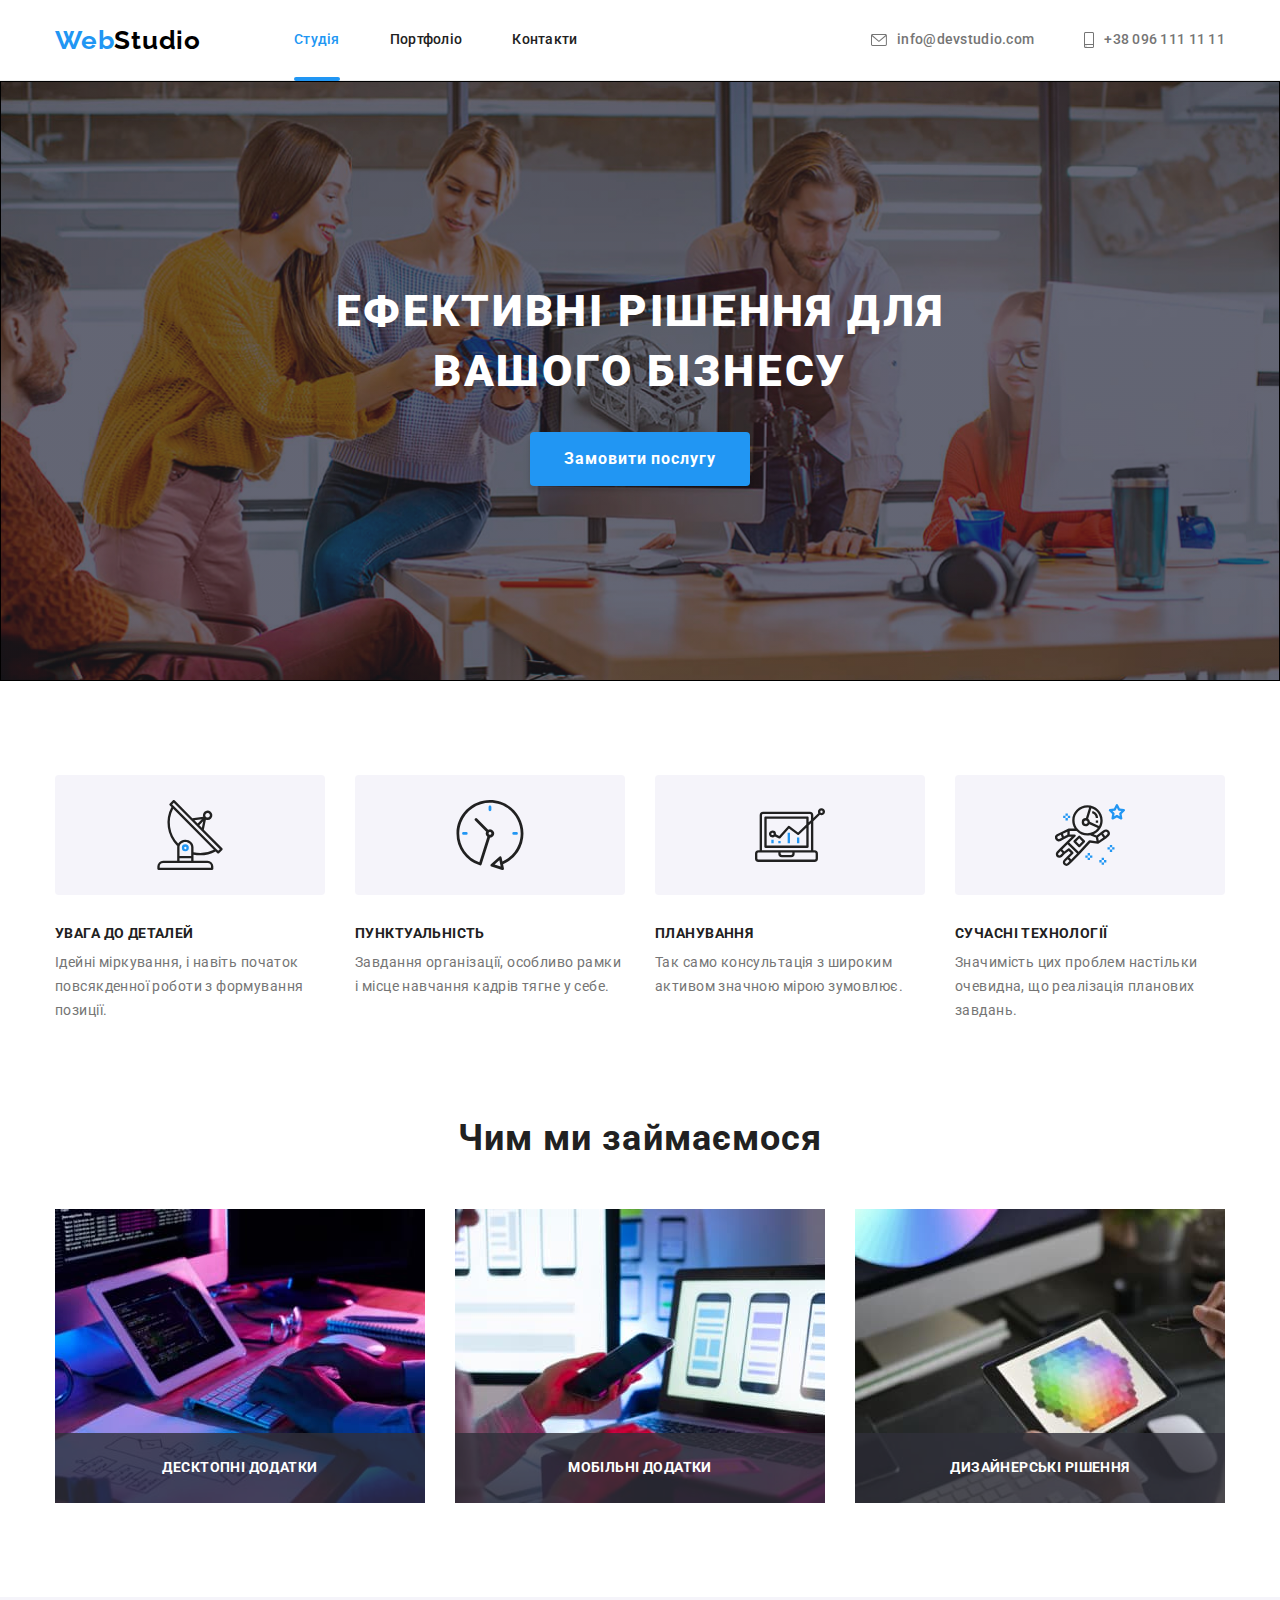
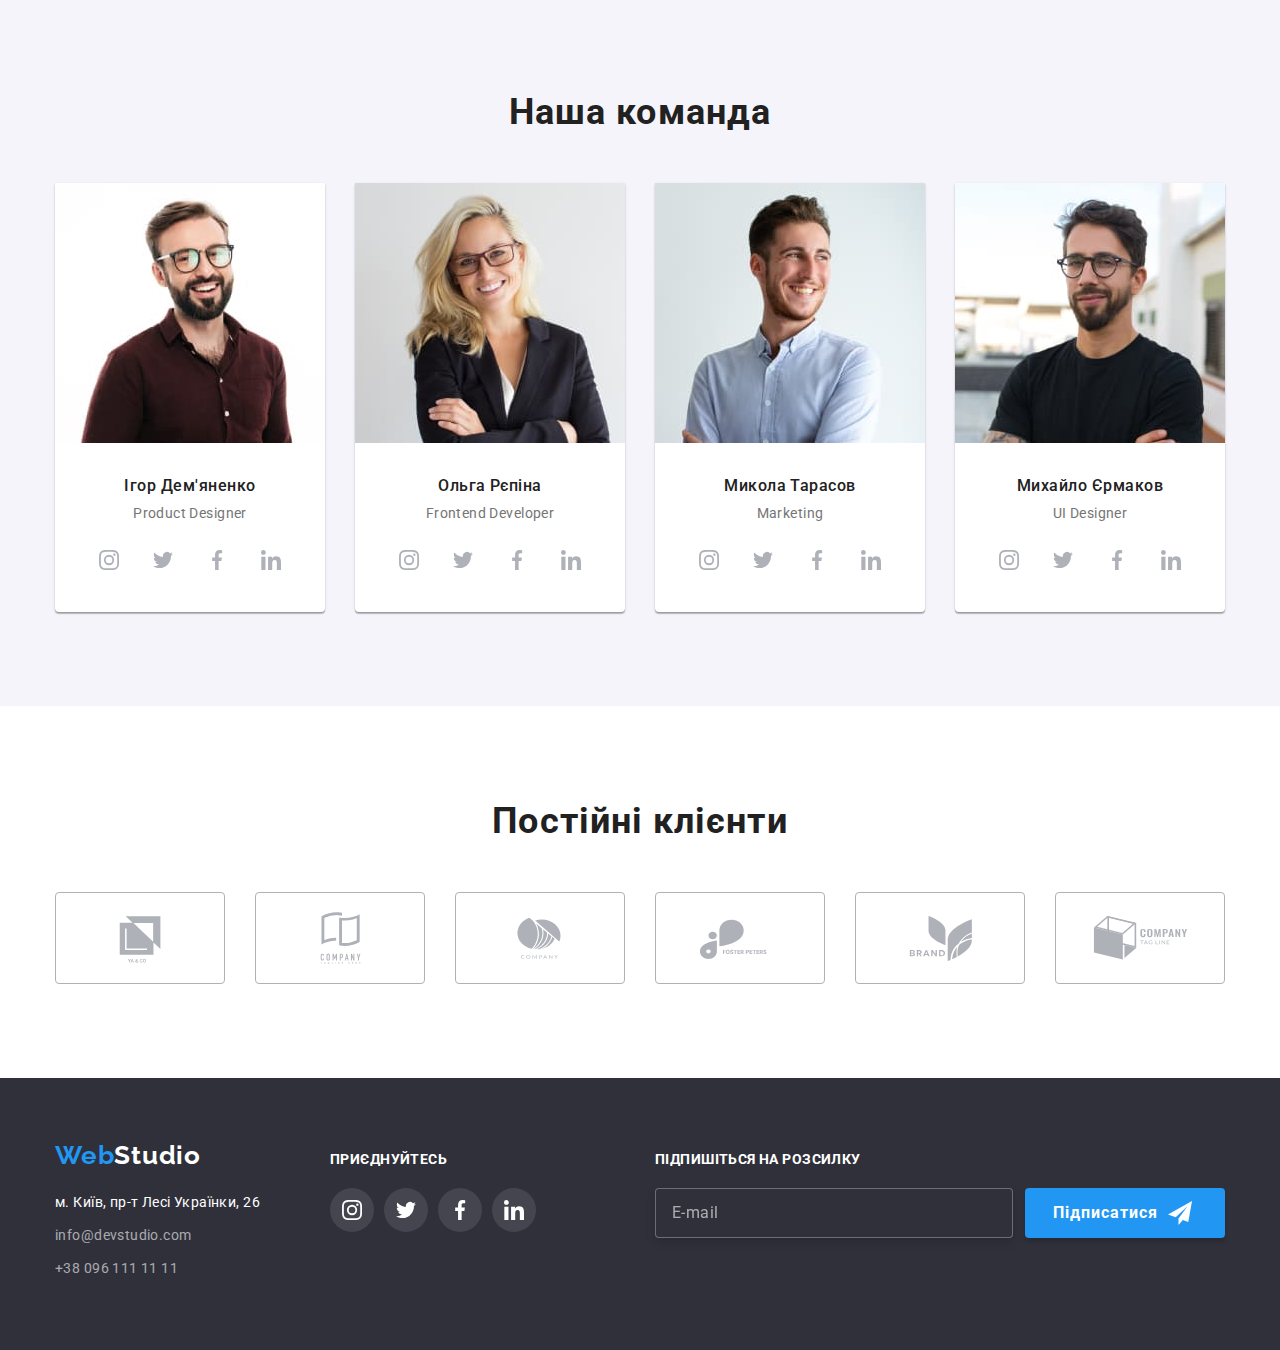
<file: index.html>
<!DOCTYPE html>
<html lang="uk">
<head>
    <meta charset="UTF-8">
    <meta http-equiv="X-UA-Compatible" content="IE=edge">
    <meta name="viewport" content="width=device-width, initial-scale=1.0">
    <title>WebStudio</title>
    <link rel="stylesheet" href="https://fonts.googleapis.com/css2?family=Raleway:wght@700&family=Roboto:wght@400;500;700;900&display=swap">
    <link
    rel="stylesheet"
    href="https://cdnjs.cloudflare.com/ajax/libs/modern-normalize/1.1.0/modern-normalize.min.css"
  />
    <link rel="stylesheet" href="./css/styles.css">
</head>
<body>
  <header class="page-header">
    <div class="container main-nav">
    <nav>
        <a class="logo header" href="./index.html"><span class="accent">Web</span>Studio</a>
        <ul class="site-nav list">
            <li>
                <a href="./index.html" class="link current">Студія</a>
            </li>
            <li>
                <a href="./portfolio.html" class="link">Портфоліо</a>
            </li>
            <li>
                <a href="#" class="link">Контакти</a>
            </li>
        </ul>
    </nav>
    <ul class="header-contacts list">
        <li class="nav-item">
            <a class="contact-item" href="mailto:info@devstudio.com"> 
                <svg class="icon" width="16" height="12">
                    <use href="./images/icons.svg#icon-contacts-envelope"></use>
                </svg>
                info@devstudio.com</a>
        </li>
        <li class="nav-item">
            <a class="contact-item" href="tel:+380961111111">
                <svg class="icon" width="10" height="16">
                    <use href="./images/icons.svg#icon-contacts-smartphone"></use>
                </svg>
                +38 096 111 11 11</a>
        </li>
    </ul>
    </div>
  </header>
  <main>
    <section class="hero overlay">
        <div class="container">
        <h1 class="hero-title">Ефективні рішення для вашого бізнесу</h1>
        <button data-modal-open type="button">Замовити послугу</button>
    </div>
    </section>
    <section class="features">
        <div class="container">
        <h2 class="visually-hidden">Наші переваги</h2>
        <ul class="list features-list">
            <li>
                <h3 class="title">Увага до деталей</h3>
                <p class="features-descr">Ідейні міркування, і навіть початок повсякденної роботи з формування позиції.</p>
            </li>
            <li>
                <h3 class="title">Пунктуальність</h3>
                <p class="features-descr">Завдання організації, особливо рамки і місце навчання кадрів тягне у себе.</p>
            </li>
            <li>
                <h3 class="title">Планування</h3>
                <p class="features-descr">Так само консультація з широким активом значною мірою зумовлює.</p>
            </li>
            <li>
                <h3 class="title">Сучасні технології</h3>
                <p class="features-descr">Значимість цих проблем настільки очевидна, що реалізація планових завдань.</p>
            </li>
        </ul>
    </div>
    </section>
    <section class="no-padding">
        <div class="container">
        <h2 class="section-title">Чим ми займаємося</h2>
        <ul class="list activity">
            <li>
                <div class="thumb">
                    <img class="title-img" src="./images/box-1.jpg" alt="Робота за комп'ютером">
                    <p class="title-up">Десктопні додатки</p>
                </div>
            </li>
            <li>
                <div class="thumb">
                    <img src="./images/box-2.jpg" alt="Смартфон і ноутбук">
                    <p class="title-up">Мобільні додатки</p>
                </div>
            </li>
            <li>
                <div class="thumb">
                    <img src="./images/box-3.jpg" alt="Колірне коло">
                    <p class="title-up">Дизайнерські рішення</p>
                </div>
            </li>
        </ul>
        </div>
    </section>
    <section class="team">
        <div class="container">
        <h2 class="section-title">Наша команда</h2>
        <ul class="list team-list">
            <li class="team-items">
                <img src="./images/team-1.jpg" alt="Хлопець в окулярах">
                <div class="team-descr">
                    <h3 class="title">Ігор Дем'яненко</h3>
                    <p>Product Designer</p>
                    <ul class="social list">
                        <li class="social-items">
                            <a class="social-link" href="#">
                                <svg class="sm-icon" width="20px" height="20px">
                                <use href="./images/icons.svg#icon-instagram"></use>
                                </svg>
                            </a>
                        </li>
                        <li class="social-items">
                            <a class="social-link" href="#">
                                <svg class="sm-icon" width="20px" height="20px">
                                <use href="./images/icons.svg#icon-twitter"></use>
                                </svg>
                            </a>
                        </li>
                        <li class="social-items">
                            <a class="social-link" href="#">
                                <svg class="sm-icon" width="20px" height="20px">
                                <use href="./images/icons.svg#icon-facebook"></use>
                                </svg>
                            </a>
                        </li>
                        <li class="social-items">
                            <a class="social-link" href="#">
                                <svg class="sm-icon" width="20px" height="20px">
                                <use href="./images/icons.svg#icon-linkedin"></use>
                                </svg>
                            </a>
                        </li>
                    </ul>
                </div>
            </li>
            <li class="team-items">
                <img src="./images/team-2.jpg" alt="Дівчина в окулярах">
                <div class="team-descr">
                <h3 class="title">Ольга Рєпіна</h3>
                <p>Frontend Developer</p>
                <ul class="social list">
                    <li class="social-items">
                        <a class="social-link" href="#">
                            <svg class="sm-icon" width="20px" height="20px">
                            <use href="./images/icons.svg#icon-instagram"></use>
                            </svg>
                        </a>
                    </li>
                    <li class="social-items">
                        <a class="social-link" href="#">
                            <svg class="sm-icon" width="20px" height="20px">
                            <use href="./images/icons.svg#icon-twitter"></use>
                            </svg>
                        </a>
                    </li>
                    <li class="social-items">
                        <a class="social-link" href="#">
                            <svg class="sm-icon" width="20px" height="20px">
                            <use href="./images/icons.svg#icon-facebook"></use>
                            </svg>
                        </a>
                    </li>
                    <li class="social-items">
                        <a class="social-link" href="#">
                            <svg class="sm-icon" width="20px" height="20px">
                            <use href="./images/icons.svg#icon-linkedin"></use>
                            </svg>
                        </a>
                    </li>
                </ul>
                </div>
            </li>
            <li class="team-items">
                <img src="./images/team-3.jpg" alt="Усміхнений хлопець">
                <div class="team-descr">
                <h3 class="title">Микола Тарасов</h3>
                <p>Marketing</p>
                <ul class="social list">
                    <li class="social-items">
                        <a class="social-link" href="#">
                            <svg class="sm-icon" width="20px" height="20px">
                            <use href="./images/icons.svg#icon-instagram"></use>
                            </svg>
                        </a>
                    </li>
                    <li class="social-items">
                        <a class="social-link" href="#">
                            <svg class="sm-icon" width="20px" height="20px">
                            <use href="./images/icons.svg#icon-twitter"></use>
                            </svg>
                        </a>
                    </li>
                    <li class="social-items">
                        <a class="social-link" href="#">
                            <svg class="sm-icon" width="20px" height="20px">
                            <use href="./images/icons.svg#icon-facebook"></use>
                            </svg>
                        </a>
                    </li>
                    <li class="social-items">
                        <a class="social-link" href="#">
                            <svg class="sm-icon" width="20px" height="20px">
                            <use href="./images/icons.svg#icon-linkedin"></use>
                            </svg>
                        </a>
                    </li>
                </ul>
                </div>
            </li>
            <li class="team-items">
                <img src="./images/team-4.jpg" alt="Хлопець з тату">
                <div class="team-descr">
                <h3 class="title">Михайло Єрмаков</h3>
                <p>UI Designer</p>
                <ul class="social list">
                    <li class="social-items">
                        <a class="social-link" href="#">
                            <svg class="sm-icon" width="20px" height="20px">
                            <use href="./images/icons.svg#icon-instagram"></use>
                            </svg>
                        </a>
                    </li>
                    <li class="social-items">
                        <a class="social-link" href="#">
                            <svg class="sm-icon" width="20px" height="20px">
                            <use href="./images/icons.svg#icon-twitter"></use>
                            </svg>
                        </a>
                    </li>
                    <li class="social-items">
                        <a class="social-link" href="#">
                            <svg class="sm-icon" width="20px" height="20px">
                            <use href="./images/icons.svg#icon-facebook"></use>
                            </svg>
                        </a>
                    </li>
                    <li class="social-items">
                        <a class="social-link" href="#">
                            <svg class="sm-icon" width="20px" height="20px">
                            <use href="./images/icons.svg#icon-linkedin"></use>
                            </svg>
                        </a>
                    </li>
                </ul>
                </div>
            </li>
        </ul>
        </div>
    </section>
    <section class="client-section">
        <div class="container">
        <h2 class="section-title">Постійні клієнти</h2>
        <ul class="client-company">
            <li class="list-client">
                <a class="client-icon" href="#">
                    <svg width="106" height="60">
                        <use href="./images/icons.svg#icon-Logo-1"></use>
                    </svg>
                </a>
            </li>
            <li class="list-client">
                <a class="client-icon" href="#">
                    <svg width="106" height="60">
                        <use href="./images/icons.svg#icon-Logo-2"></use>
                    </svg>
                </a>
            </li>
            <li class="list-client">
                <a class="client-icon" href="#">
                    <svg width="106" height="60">
                        <use href="./images/icons.svg#icon-Logo-3"></use>
                    </svg>
                </a>
            </li>
            <li class="list-client">
                <a class="client-icon" href="#">
                    <svg width="84.44" height="40.62">
                        <use href="./images/icons.svg#icon-Logo-4"></use>
                    </svg>
                </a>
            </li>
            <li class="list-client">
                <a class="client-icon" href="#">
                    <svg width="106" height="60">
                        <use href="./images/icons.svg#icon-Logo-5"></use>
                    </svg>
                </a>
            </li>
            <li class="list-client">
                <a class="client-icon" href="#">
                    <svg width="106" height="60">
                        <use href="./images/icons.svg#icon-Logo-6"></use>
                    </svg>
                </a>
            </li>
        </ul>
        </div>
    </section>
  </main>
  <footer class="page-footer">
    <div class="container">
        <div class="footer-container">
            <div class="info">
                <a class="logo" href="./index.html"><span class="accent">Web</span>Studio</a>
                <address>
                    <ul class="list">
                        <li>
                            <a class="address" href="https://goo.gl/maps/CPtrU1FHBa2aNyZL9" 
                            target="_blank" 
                            rel="noopener noreferrer nofollow">м. Київ, пр-т Лесі Українки, 26</a>
                        </li>
                        <li>
                            <a class="address contacts" href="mailto:info@devstudio.com">info@devstudio.com</a>
                        </li>
                        <li>
                            <a class="address contacts" href="tel:+380961111111">+38 096 111 11 11</a>
                        </li>
                    </ul>
                </address>
            </div>
            <div class="footer-socials">
                <h3 class="footer-join">приєднуйтесь</h3>
                <ul class="footer-socials-list">
                    <li class="footer-item list">
                        <a class="footer-link" href="#">
                            <svg class="footer-icon">
                                <use href="./images/icons.svg#icon-instagram"></use>
                            </svg>
                        </a>
                    </li>
                    <li class="footer-item list">
                        <a class="footer-link" href="#">
                            <svg class="footer-icon">
                                <use href="./images/icons.svg#icon-twitter"></use>
                            </svg>
                        </a>
                    </li>
                    <li class="footer-item list">
                        <a class="footer-link" href="#">
                            <svg class="footer-icon">
                                <use href="./images/icons.svg#icon-facebook"></use>
                            </svg>
                        </a>
                    </li>
                    <li class="footer-item list">
                        <a class="footer-link" href="#">
                            <svg class="footer-icon">
                                <use href="./images/icons.svg#icon-linkedin"></use>
                            </svg>
                        </a>
                    </li>
                </ul>
            </div>
            <div class="subscription-box">
                <p class="subscription-text">Підпишіться на розсилку</p> 
            <div class="subscription-form-box">
                <form class="subscription-form">
                <input class="subscription-input" placeholder="E-mail"/>
                <button class="subscription-button" type="submit">
                    Підписатися
                    <svg class="subscription-icon" width="24" height="24">
                        <use href="./images/icons.svg#icon-icon-send"></use>
                    </svg>
                </button>
                </form>
            </div>
            </div>
        </div>
    </div>
    </footer>
  <div class="backdrop is-hidden" data-modal>
    <div class="modal">
        <button class="button-modal" type="button" data-modal-close>
            <svg width="18" height="18">
                <use href="./images/icons.svg#icon-close-black-18dp"></use>
            </svg>
        </button>
        <h2 class="modal-title">Залиште свої дані, ми вам передзвонимо</h2>
        <form name="contact-form" autocomplete="on" novalidate>
                <label class="form-field-label" for="user-name">Імʼя</label>
                <div class="form-field">
                <input class="form-field-input" id="user-name" type="text" name="user-name"/>
                <svg class="form-field-icon" width="18" height="18">
                    <use href="./images/icons.svg#icon-person-black"></use>
                </svg>
            </div>

            <label class="form-field-label" for="user-tel">Телефон</label>
            <div class="form-field">
                <input class="form-field-input" id="user-tel" type="tel" name="user-tel" />
                <svg class="form-field-icon" width="18" height="18">
                    <use href="./images/icons.svg#icon-phone-black"></use>
                </svg>
            </div>

            <label class="form-field-label" for="user-email">Пошта</label>
            <div class="form-field">
                <input class="form-field-input" id="user-email" type="email" name="user-email" />
                <svg class="form-field-icon" width="18" height="18">
                    <use href="./images/icons.svg#icon-email-black"></use>
                </svg>
            </div>
            <div class="form-field">
                <label class="form-field-label"><span class="form-field-label">Коментар</span>
                    <textarea 
                    class="form-field-textarea"
                    name="user-coment"
                    placeholder="Введіть текст"></textarea>
                </label>
            </div>
           
            <div class="form-field-checkbox checkbox">
             <input class="checkbox-input" 
             type="checkbox" 
             id="checkbox" 
             name="terms-checkbox"/>
            <svg class="checkbox-icon" width="16" height="15">
                <use href="./images/icons.svg#icon-check"></use>
            </svg>
             <label class="form-label-checkbox" for="checkbox">Погоджуюся з розсилкою та приймаю 
                <a class="checkbox-link" href="#">Умови договору</a></label>
             <button class="form-submit" type="submit">Відправити</button>
            </div>
            
        </form>
    </div>
</div>

  <script src="./js/modal.js"></script>
</body>
</html>
</file>
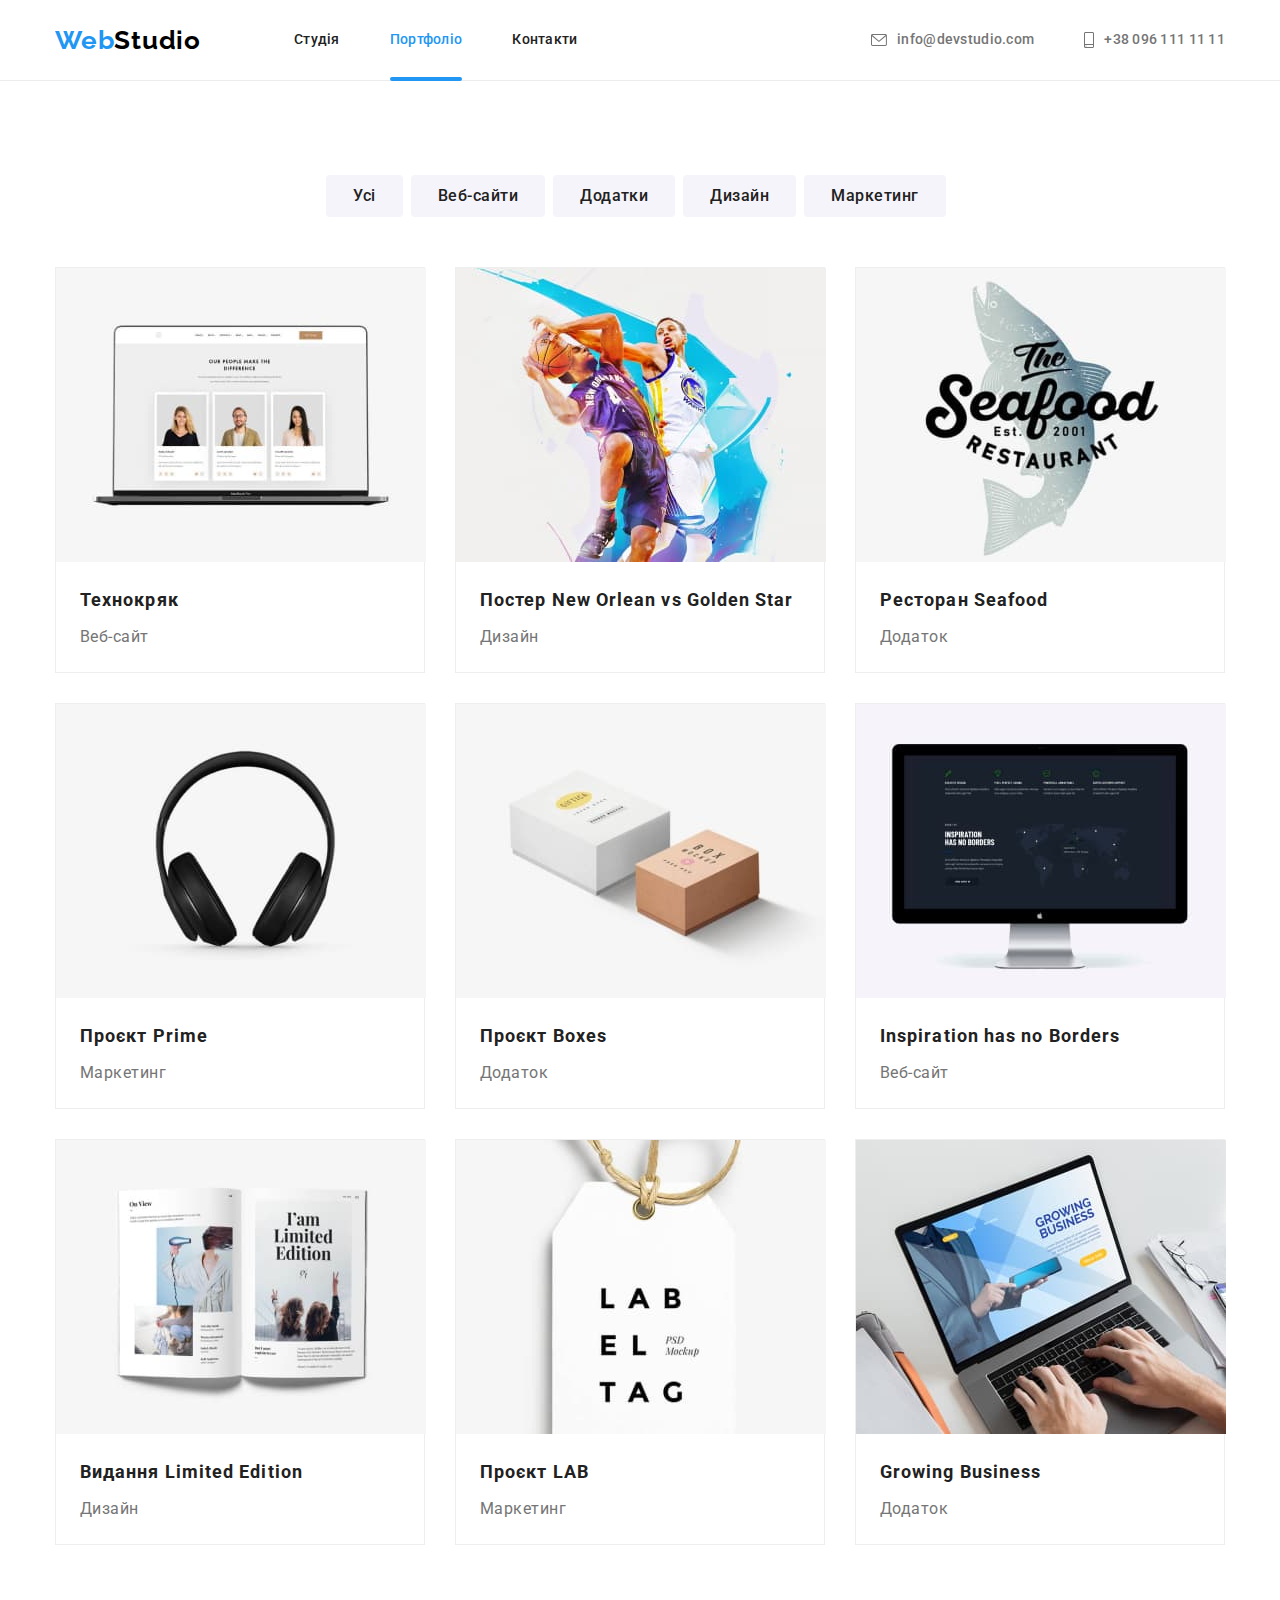
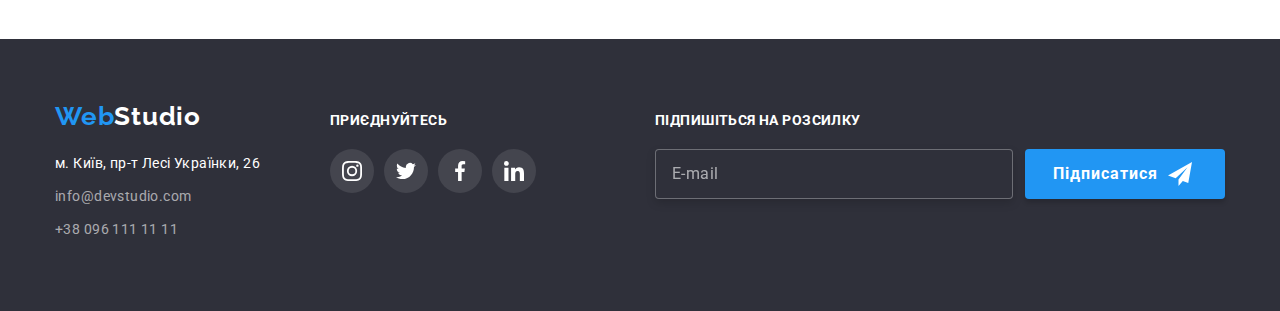
<file: portfolio.html>
<!DOCTYPE html>
<html lang="uk">
<head>
    <meta charset="UTF-8">
    <meta http-equiv="X-UA-Compatible" content="IE=edge">
    <meta name="viewport" content="width=device-width, initial-scale=1.0">
    <title>Portfolio</title>
    <link rel="stylesheet" href="https://fonts.googleapis.com/css2?family=Raleway:wght@700&family=Roboto:wght@400;500;700;900&display=swap">
    <link
    rel="stylesheet"
    href="https://cdnjs.cloudflare.com/ajax/libs/modern-normalize/1.1.0/modern-normalize.min.css"
  />
    <link rel="stylesheet" href="./css/styles.css">
</head>
<body>
    <header class="page-header">
        <div class="container main-nav">
        <nav>
            <a class="logo header" href="./index.html"><span class="accent">Web</span>Studio</a>
            <ul class="site-nav list">
                <li>
                    <a href="./index.html" class="link">Студія</a>
                </li>
                <li>
                    <a href="./portfolio.html" class="link current">Портфоліо</a>
                </li>
                <li>
                    <a href="#" class="link">Контакти</a>
                </li>
            </ul>
        </nav>
        <ul class="header-contacts list">
            <li class="nav-item">
                <a class="contact-item" href="mailto:info@devstudio.com"> 
                    <svg class="icon" width="16" height="12">
                        <use href="./images/icons.svg#icon-contacts-envelope"></use>
                    </svg>
                    info@devstudio.com</a>
            </li>
            <li class="nav-item">
                <a class="contact-item" href="tel:+380961111111">
                    <svg class="icon" width="10" height="16">
                        <use href="./images/icons.svg#icon-contacts-smartphone"></use>
                    </svg>
                    +38 096 111 11 11</a>
            </li>
        </ul>
        </div>
      </header>
  <main>
    <h1 class="visually-hidden">Portfolio</h1>
    <section class="portfolio">
        <div class="container">
        <h2  class="visually-hidden">Портфоліо</h2>
        <ul class="list filter">
            <li><button type="button">Усі</button></li>
            <li><button type="button">Веб-сайти</button></li>
            <li><button type="button">Додатки</button></li>
            <li><button type="button">Дизайн</button></li>
            <li><button type="button">Маркетинг</button></li>
        </ul>
        <ul class="list portfolio">
            <li class="portfolio-card">
                <a class="portfolio-link" href="">
                    <div class="portfolio-thumb">
                        <img class="portfolio-img" src="./images/project-1.jpg" alt="команда на сайті" width="370">
                        <p class="portfolio-overlay">Ресурс пропонує комплексні пропозиції з різним рівнем функціоналу та сервісів. Все це дозволить відвідувачу отримати вичерпні відомості про компанію чи приватну особу.</p>
                    </div>
                    <div class="portfolio-descr">
                        <h3 class="title">Технокряк </h3>
                        <p>Веб-сайт</p>
                    </div>
                </a>
               
            </li>
            <li class="portfolio-card">
                <a class="portfolio-link" href="">
                    <div class="portfolio-thumb">
                        <img class="portfolio-img" src="./images/project-2.jpg" alt="гра в баскетбол" width="370">
                        <p class="portfolio-overlay">Ресурс пропонує комплексні пропозиції з різним рівнем функціоналу та сервісів. Все це дозволить відвідувачу отримати вичерпні відомості про компанію чи приватну особу.</p>
                    </div>
                    <div class="portfolio-descr">
                        <h3 class="title">Постер New Orlean vs Golden Star</h3>
                        <p>Дизайн</p>
                    </div>
                </a>
                
            </li>
            <li>
                <a class="portfolio-link" href="">
                    <div class="portfolio-thumb">
                        <img class="portfolio-img" src="./images/project-3.jpg" alt="логотип ресторану">
                        <p class="portfolio-overlay">Ресурс пропонує комплексні пропозиції з різним рівнем функціоналу та сервісів. Все це дозволить відвідувачу отримати вичерпні відомості про компанію чи приватну особу.</p>
                    </div>
                    <div class="portfolio-descr">
                        <h3 class="title">Ресторан Seafood</h3>
                        <p>Додаток</p>
                    </div>
                </a>
                
            </li>
            <li>
                <a class="portfolio-link" href="">
                    <div class="portfolio-thumb">
                        <img src="./images/project-4.jpg" alt="навушники">
                        <p class="portfolio-overlay">Ресурс пропонує комплексні пропозиції з різним рівнем функціоналу та сервісів. Все це дозволить відвідувачу отримати вичерпні відомості про компанію чи приватну особу.</p>
                    </div>
                    <div class="portfolio-descr">
                        <h3 class="title">Проєкт Prime</h3>
                        <p>Маркетинг</p>
                    </div>
                </a>
                
            </li>
            <li>
                <a class="portfolio-link" href="">
                    <div class="portfolio-thumb">
                        <img src="./images/project-5.jpg" alt="дві коробки">
                        <p class="portfolio-overlay">Ресурс пропонує комплексні пропозиції з різним рівнем функціоналу та сервісів. Все це дозволить відвідувачу отримати вичерпні відомості про компанію чи приватну особу.</p>
                    </div>
                    <div class="portfolio-descr">
                        <h3 class="title">Проєкт Boxes</h3>
                        <p>Додаток</p>
                    </div>
                </a>
                
            </li>
            <li>
                <a class="portfolio-link" href="">
                <div class="portfolio-thumb">
                    <img src="./images/project-6.jpg" alt="головна сторінка сайту">
                    <p class="portfolio-overlay">Ресурс пропонує комплексні пропозиції з різним рівнем функціоналу та сервісів. Все це дозволить відвідувачу отримати вичерпні відомості про компанію чи приватну особу.</p>
                </div>
                <div class="portfolio-descr">
                    <h3 class="title">Inspiration has no Borders</h3>
                    <p>Веб-сайт</p>
                </div>
                </a>
                
            </li>
            <li>
                <a class="portfolio-link" href="">
                    <div class="portfolio-thumb">
                        <img src="./images/project-7.jpg" alt="розгорнутий журнал">
                        <p class="portfolio-overlay">Ресурс пропонує комплексні пропозиції з різним рівнем функціоналу та сервісів. Все це дозволить відвідувачу отримати вичерпні відомості про компанію чи приватну особу.</p>
                    </div>
                    <div class="portfolio-descr">
                        <h3 class="title">Видання Limited Edition</h3>
                        <p>Дизайн</p>
                    </div>
                </a>
                
            </li>
            <li>
                <a class="portfolio-link" href="">
                    <div class="portfolio-thumb">
                        <img src="./images/project-8.jpg" alt="лейбл для одягу">
                        <p class="portfolio-overlay">Ресурс пропонує комплексні пропозиції з різним рівнем функціоналу та сервісів. Все це дозволить відвідувачу отримати вичерпні відомості про компанію чи приватну особу.</p>
                    </div>
                    <div class="portfolio-descr">
                        <h3 class="title">Проєкт LAB</h3>
                        <p>Маркетинг</p>
                    </div>
                </a>
                
            </li>
            <li>
                <a class="portfolio-link" href="">
                    <div class="portfolio-thumb">
                        <img src="./images/project-9.jpg" alt="руки і ноутбук">
                        <p class="portfolio-overlay">Ресурс пропонує комплексні пропозиції з різним рівнем функціоналу та сервісів. Все це дозволить відвідувачу отримати вичерпні відомості про компанію чи приватну особу.</p>
                    </div>
                    <div class="portfolio-descr">
                        <h3 class="title">Growing Business</h3>
                        <p>Додаток</p>
                    </div>
                </a>
                
            </li>
        </ul>
        </div>
    </section>
  </main>
  <footer class="page-footer">
    <div class="container">
        <div class="footer-container">
            <div class="info">
                <a class="logo" href="./index.html"><span class="accent">Web</span>Studio</a>
                <address>
                    <ul class="list">
                        <li>
                            <a class="address" href="https://goo.gl/maps/CPtrU1FHBa2aNyZL9" 
                            target="_blank" 
                            rel="noopener noreferrer nofollow">м. Київ, пр-т Лесі Українки, 26</a>
                        </li>
                        <li>
                            <a class="address contacts" href="mailto:info@devstudio.com">info@devstudio.com</a>
                        </li>
                        <li>
                            <a class="address contacts" href="tel:+380961111111">+38 096 111 11 11</a>
                        </li>
                    </ul>
                </address>
            </div>
            <div class="footer-socials">
                <h3 class="footer-join">приєднуйтесь</h3>
                <ul class="footer-socials-list">
                    <li class="footer-item list">
                        <a class="footer-link" href="#">
                            <svg class="footer-icon">
                                <use href="./images/icons.svg#icon-instagram"></use>
                            </svg>
                        </a>
                    </li>
                    <li class="footer-item list">
                        <a class="footer-link" href="#">
                            <svg class="footer-icon">
                                <use href="./images/icons.svg#icon-twitter"></use>
                            </svg>
                        </a>
                    </li>
                    <li class="footer-item list">
                        <a class="footer-link" href="#">
                            <svg class="footer-icon">
                                <use href="./images/icons.svg#icon-facebook"></use>
                            </svg>
                        </a>
                    </li>
                    <li class="footer-item list">
                        <a class="footer-link" href="#">
                            <svg class="footer-icon">
                                <use href="./images/icons.svg#icon-linkedin"></use>
                            </svg>
                        </a>
                    </li>
                </ul>
            </div>
            <div class="subscription-box">
                <p class="subscription-text">Підпишіться на розсилку</p> 
            <div class="subscription-form-box">
                <form class="subscription-form">
                <input class="subscription-input" placeholder="E-mail"/>
                <button class="subscription-button" type="submit">
                    Підписатися
                    <svg class="subscription-icon" width="24" height="24">
                        <use href="./images/icons.svg#icon-icon-send"></use>
                    </svg>
                </button>
                </form>
            </div>
            </div>
            </div>
    </div>
  </footer>
</body>
</html>
</file>
<file: css/styles.css>
:root {
    --main-bg-color: #FFFFFF;
    --secondary-bg-color: #F5F4FA;
    --add-bg-color: #2F303A;
    --primary-text-color: #757575;
    --secondary-text-color: #212121;
    --title-text-color: #FFFFFF;
    --accent-color: #2196F3;
}

body {
    background-color: var(--main-bg-color);
    color: var(--primary-text-color);

    font-family: 'Roboto', sans-serif;
    font-size: 14px;
}

/*button*/
a, button {
    cursor: pointer;

    transition: color 250ms cubic-bezier(0.4, 0, 0.2, 1), fill 250ms cubic-bezier(0.4, 0, 0.2, 1);
    transition-duration: 250ms, 250ms;
    transition-timing-function: cubic-bezier(0.4, 0, 0.2, 1), cubic-bezier(0.4, 0, 0.2, 1);
    transition-delay: 0s, 0s;
    transition-property: color;
}


/* Logo */

.logo {
    color: #000000;

    font-family: 'Raleway', sans-serif;
    font-weight: 700;
    font-size: 26px;
    line-height: 1.19;
    letter-spacing: 0.03em;
    text-decoration: none;
}

.logo.header {
    display: flex;
    align-items: center;
}

.accent {color: var(--accent-color);}

/* List */
.list {
    padding: 0;
    margin: 0;
    list-style: none;
}

/* Hide headings */
.visually-hidden {
    position: absolute;
    white-space: nowrap;
    width: 1px;
    height: 1px;
    overflow: hidden;
    border: 0;
    padding: 0;
    clip: rect(0 0 0 0);
    clip-path: inset(50%);
    margin: -1px;
}

/* Site nav */
.main-nav {
    display: flex;
    align-items: center;
}

.page-header {
    border: solid #ECECEC;
    border-width: 0 0 1px 0;
}

.page-header nav {
    display: flex;
}

.site-nav {
    display: flex;
    margin-left: 93px;
}

.site-nav li {
    margin-right: 50px;
}

.site-nav li:last-child {
    margin-right: 0;
}

.site-nav a {
    position: relative;
    
    display: block;
    padding-top: 32px;
    padding-bottom: 32px;

    color: var(--secondary-text-color);
    
    font-weight: 500;
    font-size: 14px;
    line-height: 1.14;
    letter-spacing: 0.02em;

    text-decoration: none;

    transition: color 250ms cubic-bezier(0.4, 0, 0.2, 1), fill 250ms cubic-bezier(0.4, 0, 0.2, 1);
    transition-duration: 250ms, 250ms;
    transition-timing-function: cubic-bezier(0.4, 0, 0.2, 1), cubic-bezier(0.4, 0, 0.2, 1);
    transition-delay: 0s, 0s;
    transition-property: color, fill;
}
.site-nav a:hover,
.site-nav a:focus {
    color: var(--accent-color);
}
.site-nav .link.current {
    color: var(--accent-color);
}

.current::after {
content:'';
position: absolute;
bottom: -1px;
left: 0;
width: 100%;
height: 4px;
border-radius: 2px;
background-color: var(--accent-color);
}

.header-contacts {
    display: flex;
    margin-left: auto;
    align-items: center;
}

.header-contacts li + li {
    margin-left: 50px;
}

.header-contacts a
{
   
    color: var(--primary-text-color);

   font-weight: 500;
   font-size: 14px;
   line-height: 1.14;
   letter-spacing: 0.02em; 
   text-decoration: none;

   transition: color 250ms cubic-bezier(0.4, 0, 0.2, 1), fill 250ms cubic-bezier(0.4, 0, 0.2, 1);
   transition-duration: 250ms, 250ms;
   transition-timing-function: cubic-bezier(0.4, 0, 0.2, 1), cubic-bezier(0.4, 0, 0.2, 1);
   transition-delay: 0s, 0s;
   transition-property: color, fill;
}
.header-contacts a:hover,
.header-contacts a:focus
{
    color: var(--accent-color);
}


/* Hero */
.hero {   
    padding-top: 200px;
    padding-bottom: 200px;
    
    background-color: var(--add-bg-color);
    color: var(--title-text-color);
    
    justify-items: center;
}

.hero-title {
    margin-top: 0;
    margin-bottom: 30px;
    width: 696px;
    margin-left: auto;
    margin-right: auto;
    font-weight: 900;
    font-size: 44px;
    line-height: 1.36;
    text-align: center;
    letter-spacing: 0.06em;
    text-transform: uppercase;
}

.hero button {
    display: block;
    margin: 0 auto;
    
    border-radius: 4px;
    padding: 10px 32px;
    min-width: 216px;

    color: var(--title-text-color);
    background-color: var(--accent-color);
    border-color: transparent;
    box-shadow: 0px 4px 4px rgba(0, 0, 0, 0.15);
    
    font-family: inherit;
    font-weight: 700;
    font-size: 16px;
    line-height: 1.88;
    align-items: center;
    text-align: center;
    letter-spacing: 0.06em
}

/* Overlay */
.overlay {
    max-width: 1600px;
    height: 600px;
    margin-left: auto;
    margin-right: auto;
    border: 1px solid #000000;

    background-image: 
    linear-gradient(to right,
    rgba(47, 48, 58, 0.4),
    rgba(47, 48, 58, 0.4)
    ),
    url(../images/overlay.jpg);

    background-repeat: no-repeat;
    background-position: center;
    background-size: cover;
    
    
}

/* Features */
.list.features-list {
    display: flex;
}

.list.features-list li {
    margin-right: 30px;
    width: 270px;
}

.list.features-list li:last-child {
    margin-right: 0;
}

.features-list li::before {
    display: block;
    content: '';
    height: 120px;
    background-size: 70px 70px;
    background-repeat: no-repeat;
    background-position: center;
    background-color: #F5F4FA;
    border-radius: 4px;
}

.features-list li:nth-child(1)::before {
    background-image: url(../images/icon-antenna\ 1.svg);
}
.features-list li:nth-child(2)::before {
    background-image: url(../images/icon-clock\ 1.svg);
}
.features-list li:nth-child(3)::before {
    background-image: url(../images/icon-diagram\ 1.svg);
}
.features-list li:nth-child(4)::before {
    background-image: url(../images/icon-astronaut\ 1.svg);

}

.features-list .title {
    color: var(--secondary-text-color);
    background-color: var(--main-bg-color);

    margin-top: 30px;
    margin-bottom: 10px;
    font-size: 14px;
    line-height: 1.17;
    letter-spacing: 0.03em;
    text-transform: uppercase;
}

.features-descr {
    line-height: 1.71;
    margin-top: 0;
    margin-bottom: 0;
    font-size: 14px;
    letter-spacing: 0.03em;
}

/* Section */
section {
    padding-top: 94px;
    padding-bottom: 94px;
}

section.no-padding {
    padding-top: 0;
}

.section-title {
    color: var(--secondary-text-color);

    margin-top: 0;
    margin-bottom: 50px;
    font-size: 36px;
    line-height: 1.17;
    letter-spacing: 0.03em;
    text-align: center;
}

.activity {
    display: flex;
}

.activity li {
    margin-right: 30px;
}

.activity li:last-child {
    margin-right: 0;
}

/* Team */
.team {
    background-color: var(--secondary-bg-color);
}
.team .title {
    color: var(--secondary-text-color);

    margin-top: 0;
    margin-bottom: 10px;
    font-weight: 500;
    font-size: 16px;
    letter-spacing: 0.03em;
    line-height: 1.19;
}

.team ul {
    display: flex;
    text-align: center;
}

.list.team-list>li {
    margin-right: 30px;

    width: 270px;
    left: 515px;

    background: #FFFFFF;
    box-shadow: 0px 1px 3px rgba(0, 0, 0, 0.12), 0px 1px 1px rgba(0, 0, 0, 0.14), 0px 2px 1px rgba(0, 0, 0, 0.2);
    border-radius: 0px 0px 4px 4px;
}

.team-descr {
    padding-top: 30px;
    padding-bottom: 30px;
}

.list.team-list li:last-child
 {
    margin-right: 0px;
}

/* Footer */
.page-footer {
    background-color: var(--add-bg-color);
    padding-top: 60px;
    padding-bottom: 60px;
}

.page-footer .logo {
    color: white;
    display: inline-block;
    margin-bottom: 20px;
}

.page-footer a:hover,
.page-footer a:focus {
    color: var(--accent-color);
}


.address {
color: var(--title-text-color);
display: inline-block;
margin-bottom: 9px;
text-decoration: none;
font-weight: 400;
font-style: normal;
font-size: 14px;
line-height: 1.71;
letter-spacing: 0.03em;


}
.contacts {
color: rgba(255, 255, 255, 0.6);
margin-bottom: 9px;

}

/* Portfolio */
.portfolio {
    align-items: center;
}

.list.filter {
    display: flex;
    justify-content: center;
}

.list.filter li {
    margin-right: 8px;
    margin-bottom: 50px;
    justify-content:
}

.list.filter button {
    display: block;
    padding: 6px 25px;
    border-radius: 4px;
    border-color: transparent;
}

.filter button:hover,
.filter button:focus {
    color: var(--title-text-color);
    background-color: var(--accent-color);
    box-shadow: 0px 3px 1px rgba(0, 0, 0, 0.1), 
    0px 1px 2px rgba(0, 0, 0, 0.08), 
    0px 2px 2px rgba(0, 0, 0, 0.12);
}

.filter button {
    color: var(--secondary-text-color);
    background-color: var(--secondary-bg-color);

    font-family: inherit;
    font-weight: 500;
    font-size: 16px;
    line-height: 1.62;
    letter-spacing: 0.03em;

    transition: box-shadow 250ms cubic-bezier(0.4, 0, 0.2, 1), border-radius 250ms cubic-bezier(0.4, 0, 0.2, 1), color 250ms cubic-bezier(0.4, 0, 0.2, 1), background-color 250ms cubic-bezier(0.4, 0, 0.2, 1);
    transition-duration: 250ms, 250ms, 250ms, 250ms;
    transition-timing-function: cubic-bezier(0.4, 0, 0.2, 1), cubic-bezier(0.4, 0, 0.2, 1), cubic-bezier(0.4, 0, 0.2, 1), cubic-bezier(0.4, 0, 0.2, 1);
    transition-delay: 0s, 0s, 0s, 0s;
    transition-property: box-shadow, border-radius, color, background-color;
}

.list.portfolio li:hover,
.list.portfolio li:focus {
    background: #FFFFFF;
    border: 1px solid #EEEEEE;
    box-shadow: 
    0px 1px 1px rgba(0, 0, 0, 0.12), 
    0px 4px 4px rgba(0, 0, 0, 0.06), 
    1px 4px 6px rgba(0, 0, 0, 0.16);

}

.list.portfolio {
    display: flex;
    margin-left: auto;
    flex-wrap: wrap;

    transition: box-shadow 250ms cubic-bezier(0.4, 0, 0.2, 1);
    transition-duration: 250ms;
    transition-timing-function: cubic-bezier(0.4, 0, 0.2, 1);
    transition-delay: 0s;
    transition-property: box-shadow;
}

.list.portfolio li {
    width: 370px;
    margin-right: 30px;
    margin-bottom: 30px;

    text-decoration: none;

    background: #FFFFFF;
    border: 1px solid #EEEEEE;

    transition: box-shadow 250ms cubic-bezier(0.4, 0, 0.2, 1);
    transition-duration: 250ms;
    transition-timing-function: cubic-bezier(0.4, 0, 0.2, 1);
    transition-delay: 0s;
    transition-property: box-shadow;
}

.list.portfolio li:nth-child(3n) {
    margin-right: 0;
}

.list.portfolio li:nth-last-child(-n + 3) {
    margin-bottom: 0;
    }

.portfolio .title {
    
    
    color: var(--secondary-text-color); 
    margin-top: 0;
    margin-bottom: 4px;

    font-size: 18px;
    line-height: 2;
    letter-spacing: 0.06em
}

.portfolio p {
    font-size: 16px;
    line-height: 1.88;
    letter-spacing: 0.03em;
}

.portfolio-descr {
    padding: 20px 24px;
}

.portfolio-thumb{
    position: relative;
    overflow: hidden;
    height: 294px;
    width: 370px;
}

.portfolio-overlay {
    position: absolute;
    width: 100%;
    height: 100%;
    top: 0;
    left: 0;
    transform: translateY(100%);
    transition: transform 250ms cubic-bezier(0.4, 0, 0.2, 1);

    padding: 63px 24px;
    font-size: 18px;
    line-height: 1.56;
    letter-spacing: 0.03em;
    margin: 0;
    
    color: var(--title-text-color);
    background-color: var(--accent-color);
}

.portfolio-link:hover .portfolio-overlay,
.portfolio-link:focus .portfolio-overlay {
    transform: translateY(0);
    transition-duration: 250ms, 250ms;
    transition-delay: 0s, 0s;
}

.portfolio-link {
    text-decoration: none;
    color: #757575;
}

.container {
    /* outline: 5px solid orange;*/
    width: 1200px;
    padding-left: 15px;
    padding-right: 15px;

    margin: 0 auto;
}

p {
    margin-top: 0;
    margin-bottom: 0;
    font-size: 14px;
    line-height: 1.17;
    letter-spacing: 0.03em;
}



.footer-container {
    display: flex;
    align-items: baseline;
    gap: 70px;
}

.footer-join {
    margin-bottom: 20px;
    font-weight: 700;
    font-size: 14px;
    line-height: 1.14;
    letter-spacing: 0.03em;
    text-transform: uppercase;
    color: var(--title-text-color);
}

.footer-socials-list {
    display: flex;
    gap: 10px;
    padding-left: 0;
}

.footer-item {
    width: 44px;
    height: 44px;
}

.footer-link {
    display: flex;
    justify-content: center;
    align-items: center;
    width: 100%;
    height: 100%;
    border-radius: 50%;
    background-color: rgba(255, 255, 255, 0.1);
    fill: var(--title-text-color);

    transition: background-color 250ms cubic-bezier(0.4, 0, 0.2, 1);
    transition-duration: 250ms;
    transition-timing-function: cubic-bezier(0.4, 0, 0.2, 1);
    transition-delay: 0s;
    transition-property: background-color, color;
}

.footer-link:hover,
.footer-link:focus  {
    background-color: var(--accent-color);
    fill: var(--main-bg-color);
}

.footer-icon {
    width: 20px;
    height: 20px;
}


.client-company {
    margin-top: 50px;
    margin-bottom: 0;
    padding-left: 0;

    display: flex;
    align-items: center;
    justify-content: center;
    gap: 30px;
}

.list-client {
    list-style: none;
    border: 1px solid #AFB1B8;
    border-radius: 4px;
    width: 170px;
    height: 92px;
}

.client-icon {
    display: flex;
    justify-content: center;
    align-items: center;
    margin: auto;
    width: 170px;
    height: 92px;
    list-style: none;
    fill: #AFB1B8;
    cursor: pointer;

    transition: border 250ms cubic-bezier(0.4, 0, 0.2, 1), fill 250ms cubic-bezier(0.4, 0, 0.2, 1);
    transition-duration: 250ms, 250ms;
    transition-timing-function: cubic-bezier(0.4, 0, 0.2, 1), cubic-bezier(0.4, 0, 0.2, 1);
    transition-delay: 0s, 0s;
    transition-property: border, fill;
}

.client-icon:hover,
.client-icon:focus {
    fill: var(--accent-color);
}


.list-client:hover,
.list-client:focus {
    border: 1px solid var(--accent-color);
}

.icon {
    fill: currentColor;
    margin-right: 10px;
}

.contact-item {
    display: flex;
    align-items: center;
    fill: currentColor;
}

.team-descr .social.list {
    margin: 0;
    padding: 0;
    display: flex;
    justify-content: center;
}

.social-link {
    display: flex;
    align-items: center;
    justify-content: center;
    width: 44px;
    height: 44px;
    border-radius: 50%;
    fill: #AFB1B8;
    transition: background-color 250ms cubic-bezier(0.4, 0, 0.2, 1), fill 250ms cubic-bezier(0.4, 0, 0.2, 1);
    transition-duration: 250ms, 250ms;
    transition-timing-function: cubic-bezier(0.4, 0, 0.2, 1), cubic-bezier(0.4, 0, 0.2, 1);
    transition-delay: 0s, 0s;
    transition-property: background-color, fill;
}

.social.list li:last-child {
    margin-right: 0;
}
    
.social-link:hover,
.social-link:focus {
    background-color: var(--accent-color);
    fill: var(--main-bg-color);
}

.social-items {
    margin-right: 10px;
}

.team-descr p {
    margin-bottom: 16px;
}


.title-up {
    background-color: rgba(47, 48, 58, 0.8);
    position: absolute;
    bottom: 0;
    left: 0;
    font-weight: 700;
    font-size: 14px;
    line-height: 1.14;
    text-align: center;
    letter-spacing: 0.03em;
    text-transform: uppercase;
    color: var(--title-text-color);
    padding-left: 0;
    padding-right: 0;
    padding-top: 27px;
    padding-bottom: 27px;
    min-width: 370px;
} 

.thumb {
    position: relative;
    height: 294px;
}

.backdrop.is-hidden {
    visibility: hidden;
    opacity: 0;
    pointer-events: none;
}

.backdrop {
    position: fixed;
    top: 0;
    left: 0;
    width: 100%;
    height: 100%;
    background-color: rgba(0, 0, 0, 0.2);
    opacity: 1;
    transition: opacity 250ms cubic-bezier(0.4, 0, 0.2, 1), visibility 250ms cubic-bezier(0.4, 0, 0.2, 1);
}

.modal {
    position: absolute;
    top: 50%;
    left: 50%;
    min-width: 528px;
    min-height: 581px;
    background: var(--title-text-color);
    box-shadow: 0px 1px 3px rgb(0 0 0 / 12%), 0px 1px 1px rgb(0 0 0 / 14%), 0px 2px 1px rgb(0 0 0 / 20%);
    border-radius: 4px;
    transform: translate(-50%, -50%) scale(1);
    transition: transform 250ms cubic-bezier(0.4, 0, 0.2, 1);
    padding: 40px;
    }

.button-modal {
    position: absolute;
    top: 8px;
    right: 8px;
    display: flex;
    justify-content: center;
    align-items: center;
    width: 30px;
    height: 30px;
    border-radius: 50%;
    border: none;
    cursor: pointer;
    background-color: var(--title-text-color);
    border: 1px solid rgba(0, 0, 0, 0.1);
    fill: #000000;
}

.button-modal:hover,
.button-modal:focus  {
    fill: var(--accent-color);
}

.subscription-box{
    margin-left: auto;
}

.subscription-text {
    margin-bottom: 20px;
    font-weight: 700;
    font-size: 14px;
    line-height: 1.14;
    letter-spacing: 0.03em;
    text-transform: uppercase;
    color: var(--title-text-color);
}

.subscription-form-box {
    
}

.subscription-form {
    display: flex;
    gap: 12px;
}

.subscription-input {
    padding: 15px 16px;
    height: 50px;
    width: 358px;
    color: var(--title-text-color);
    background-color: var(--add-bg-color);
    border: 1px solid rgba(255, 255, 255, 0.3);
    filter: drop-shadow(0px 4px 4px rgba(0, 0, 0, 0.15));
    border-radius: 4px;
    outline: none;
}

.subscription-button {
    display: flex;
    align-items: center;
    text-align: center;
    gap: 10px;
    padding: 10px 28px;
    width: 200px;
    height: 50px;
    font-weight: 700;
    font-size: 16px;
    line-height: 1.88;
    letter-spacing: 0.06em;
    color: var(--title-text-color);
    background-color: var(--accent-color);
    box-shadow: 0px 4px 4px rgb(0 0 0 / 15%);
    border-radius: 4px;
    border: none;
}

.subscription-icon {
    fill: currentColor;
}

.subscription-form input::placeholder {
    font-weight: 400;
    font-size: 16px;
    line-height: 1.25;
    display: flex;
    align-items: center;
    letter-spacing: 0.03em;
    color: rgba(255, 255, 255, 0.6);
}

.form-field-label textarea::placeholder {
    font-weight: 400;
    font-size: 12px;
    line-height: 1.17px;
    letter-spacing: 0.01em;
    color: rgba(117, 117, 117, 0.5);
    padding-top: 6px;
}


.modal-title {
    text-align: center;
    margin-top: 0;
    margin-bottom: 12px;
    font-weight: 700;
    font-size: 20px;
    line-height: 1.15;
    letter-spacing: 0.03em;
    color: var(--secondary-text-color);
}

.form-field-label {
    display: block;
    color: var(--primary-text-color);
    margin-bottom: 4px;
    font-weight: 400;
    font-size: 12px;
    line-height: 1.17;
    letter-spacing: 0.01em;
}

.form-field {
    position: relative;
    margin-bottom: 10px;
}

.form-field-input {
    padding: 0 12px 0 42px;
    height: 40px;
    width: 100%;
    border: 1px solid rgba(33, 33, 33, 0.2);
    border-radius: 4px;
    outline: none;
}

.form-field-icon {
    position: absolute;
    top: 50%;
    left: 12px;
    transform: translateY(-50%);
}
    
.form-field-input:focus {
    border-color: var(--accent-color);
}

.form-field-textarea:focus {
    border-color: var(--accent-color);
}

.form-field-input:focus + .form-field-icon {
    fill: var(--accent-color);
}

.form-field-textarea {
    padding: 12px 16px;
    height: 120px;
    width: 100%;
    margin-bottom: 20px;
    border: 1px solid rgba(33, 33, 33, 0.2);
    border-radius: 4px;
    outline: none;
   font-size: 14px;
   resize: none;
}
   
.checkbox-input {
    appearance: none;
}
    
.checkbox-icon {
    position: absolute;
    margin: 4px 8px 0 0;
    width: 16px;
    height: 15px;
    fill: transparent;
    background-color: var(--main-bg-color);
    border: var(--secondary-text-color) solid 2px;
    border-radius: 2px;
    transition: border-color 250ms cubic-bezier(0.4, 0, 0.2, 1), background-color 250ms cubic-bezier(0.4, 0, 0.2, 1), fill 250ms cubic-bezier(0.4, 0, 0.2, 1);
}

.checkbox-input:checked + .checkbox-icon {
    fill: var(--main-bg-color);
    background-color: var(--accent-color);
    border-color: var(--accent-color);
}
    
.form-label-checkbox {
    position: relative;
    padding-left: 24px;
    font-size: 14px;
    line-height: 1.71;
    letter-spacing: 0.03em;
}

.checkbox-link {
    color: var(--accent-color);
    text-decoration-skip-ink: none;
}
  
.form-submit {
    display: flex;
    margin: 0 auto;
    margin-top: 30px;
    padding: 10px 52px;
    align-items: center;
    justify-content: center;
    text-align: center;
    width: 200px;
    height: 50px;
    font-weight: 700;
    font-size: 16px;
    line-height: 1.88;
    letter-spacing: 0.06em;
    color: var(--title-text-color);
    cursor: pointer;
    background: var(--accent-color);
    box-shadow: 0px 4px 4px rgba(0, 0, 0, 0.15);
    border-radius: 4px;
    border: none;
    transition: background-color 250ms cubic-bezier(0.4, 0, 0.2, 1);
}
</file>
